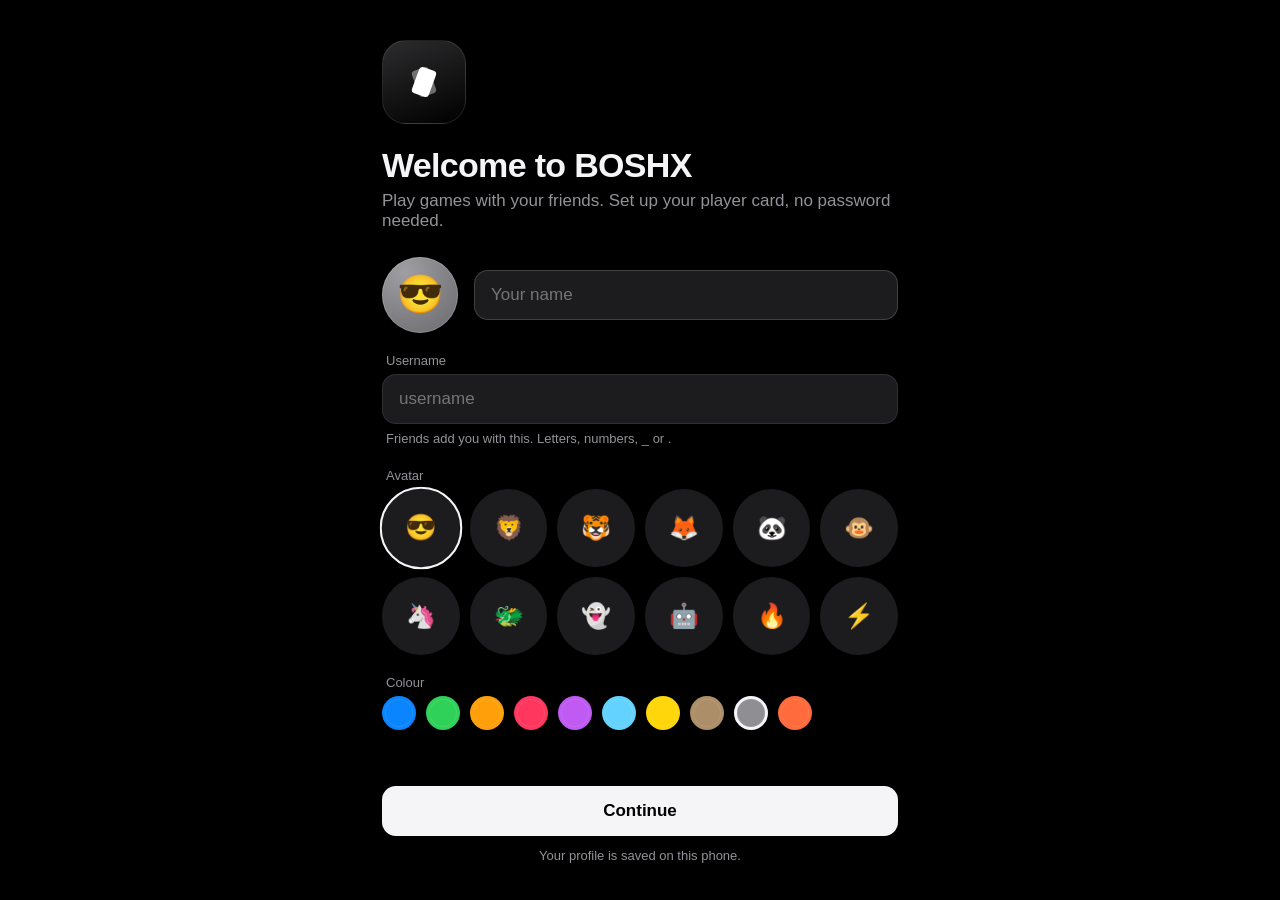
<file: index.html>
<!doctype html>
<html lang="en" data-theme="dark">
<head>
<meta charset="utf-8">
<meta name="viewport" content="width=device-width, initial-scale=1, viewport-fit=cover">
<meta name="theme-color" content="#000000">
<meta name="apple-mobile-web-app-capable" content="yes">
<meta name="mobile-web-app-capable" content="yes">
<meta name="apple-mobile-web-app-status-bar-style" content="black-translucent">
<meta name="apple-mobile-web-app-title" content="BOSHX">
<title>BOSHX</title>
<meta name="description" content="BOSHX — play multiplayer games with friends. Playing Cards with a 3D shuffling machine.">
<meta property="og:title" content="BOSHX — play with friends">
<meta property="og:description" content="Multiplayer Playing Cards with a 3D shuffling machine. No download.">
<meta property="og:image" content="https://bhavfy.github.io/boshx/icons/og.png">
<link rel="manifest" href="manifest.webmanifest">
<link rel="icon" href="icons/icon-192.png">
<link rel="apple-touch-icon" href="icons/apple-touch-icon.png">
<link rel="stylesheet" href="css/app.css">
<script>try{var p=JSON.parse(localStorage.getItem('boshx.prefs')||'{}');var t=p.theme||'dark';if(t==='system')t=matchMedia('(prefers-color-scheme: light)').matches?'light':'dark';document.documentElement.dataset.theme=t;}catch(e){}</script>
</head>
<body>
<div id="app"><div class="center-load"><div class="spinner"></div></div></div>
<noscript>BOSHX needs JavaScript.</noscript>
<script type="module" src="js/app.js"></script>
</body>
</html>
</file>
<file: css/app.css>
:root {
  --font: -apple-system, "SF Pro Text", "SF Pro Display", "Segoe UI", Roboto, "Helvetica Neue", Arial, sans-serif;
  --r: 18px; --r-sm: 12px; --tab-h: 62px;
  --safe-b: env(safe-area-inset-bottom, 0px); --safe-t: env(safe-area-inset-top, 0px);
  --ease: cubic-bezier(.2, .8, .2, 1);
}
:root, :root[data-theme="dark"] {
  color-scheme: dark;
  --bg: #000; --bg-elev: #0b0b0c; --card: #1c1c1e; --card-2: #2c2c2e; --card-3: #3a3a3c;
  --line: rgba(255,255,255,.09); --line-2: rgba(255,255,255,.16);
  --text: #f5f5f7; --text-2: rgba(235,235,245,.62); --text-3: rgba(235,235,245,.32);
  --accent: #f5f5f7; --accent-ink: #000; --glass: rgba(22,22,24,.92); --glass-hi: rgba(255,255,255,.06);
  --green: #30d158; --red: #ff453a; --orange: #ff9f0a; --blue: #0a84ff;
  --shadow: 0 10px 30px rgba(0,0,0,.45);
  --thumb-a: #2c2c2e; --thumb-b: #0e0e10;
}
:root[data-theme="light"] {
  color-scheme: light;
  --bg: #f2f2f7; --bg-elev: #fff; --card: #fff; --card-2: #e9e9ee; --card-3: #d8d8de;
  --line: rgba(60,60,67,.12); --line-2: rgba(60,60,67,.2);
  --text: #000; --text-2: rgba(60,60,67,.66); --text-3: rgba(60,60,67,.32);
  --accent: #000; --accent-ink: #fff; --glass: rgba(250,250,252,.94); --glass-hi: rgba(255,255,255,.7);
  --green: #28a745; --red: #ff3b30; --orange: #ff9500; --blue: #007aff;
  --shadow: 0 10px 30px rgba(0,0,0,.10);
  --thumb-a: #e4e4ea; --thumb-b: #c9c9d1;
}
* { box-sizing: border-box; -webkit-tap-highlight-color: transparent; }
html, body { margin: 0; height: 100%; background: var(--bg); color: var(--text); font-family: var(--font); -webkit-font-smoothing: antialiased; }
body { overscroll-behavior-y: none; }
button, input, select, textarea { font: inherit; color: inherit; }
button { touch-action: manipulation; cursor: pointer; border: 0; background: none; padding: 0; }
a { color: inherit; }
img { -webkit-user-drag: none; user-select: none; }
.hidden { display: none !important; }

#app { max-width: 560px; margin: 0 auto; min-height: 100%; position: relative; }
.view { padding: calc(var(--safe-t) + 10px) 16px calc(var(--tab-h) + var(--safe-b) + 28px); animation: viewIn .28s var(--ease) both; }
.view.full { padding: 0; }
@keyframes viewIn { from { opacity: 0; transform: translate3d(0, 10px, 0); } to { opacity: 1; transform: none; } }

/* top bar */
.topbar { display: flex; align-items: center; justify-content: space-between; min-height: 44px; gap: 10px; }
.topbar .tb-actions { display: flex; gap: 8px; align-items: center; }
.logo { display: inline-flex; align-items: center; gap: 6px; color: var(--text); }
.logo-word { font-weight: 800; letter-spacing: .16em; }
.large-title { font-size: 34px; font-weight: 800; letter-spacing: -.02em; margin: 6px 0 14px; }
.section-title { display: flex; justify-content: space-between; align-items: baseline; margin: 26px 2px 10px; }
.section-title h2 { font-size: 21px; font-weight: 700; margin: 0; letter-spacing: -.01em; }
.section-title .link { color: var(--text-2); font-size: 15px; }
.muted { color: var(--text-2); }
.small { font-size: 13px; }

.icon-btn { width: 38px; height: 38px; border-radius: 50%; display: grid; place-items: center; background: var(--card); color: var(--text); border: 1px solid var(--line); transition: transform .15s var(--ease); }
.icon-btn:active { transform: scale(.92); }
.icon-btn svg { width: 20px; height: 20px; }
.back-btn { display: inline-flex; align-items: center; gap: 2px; font-size: 17px; color: var(--text); padding: 8px 4px; }
.back-btn svg { width: 22px; height: 22px; }

/* buttons */
.btn { display: inline-flex; align-items: center; justify-content: center; gap: 8px; height: 50px; padding: 0 22px; border-radius: 14px; font-size: 17px; font-weight: 600; background: var(--accent); color: var(--accent-ink); transition: transform .15s var(--ease), opacity .15s; user-select: none; }
.btn:active { transform: scale(.97); }
.btn svg { width: 20px; height: 20px; flex: none; }
.btn[disabled] { opacity: .35; pointer-events: none; }
.btn.block { width: 100%; }
.btn.secondary { background: var(--card-2); color: var(--text); }
.btn.ghost { background: transparent; color: var(--text); border: 1px solid var(--line-2); }
.btn.danger { background: transparent; color: var(--red); }
.btn.sm { height: 36px; padding: 0 14px; font-size: 15px; border-radius: 11px; }
.btn.pill { border-radius: 999px; }
.row { display: flex; gap: 10px; align-items: center; }
.row > .grow { flex: 1; min-width: 0; }
.stack { display: flex; flex-direction: column; gap: 10px; }

/* grouped lists (iOS settings style) */
.group { background: var(--card); border-radius: var(--r); overflow: hidden; border: 1px solid var(--line); }
.cell { display: flex; align-items: center; gap: 12px; min-height: 52px; padding: 10px 16px; position: relative; width: 100%; text-align: left; }
.cell + .cell::before { content: ""; position: absolute; top: 0; left: 16px; right: 0; height: 1px; background: var(--line); }
.cell .cell-main { flex: 1; min-width: 0; }
.cell .cell-title { font-size: 17px; }
.cell .cell-sub { font-size: 13px; color: var(--text-2); margin-top: 2px; white-space: nowrap; overflow: hidden; text-overflow: ellipsis; }
.cell .chev { color: var(--text-3); width: 18px; height: 18px; }
button.cell:active { background: var(--card-2); }
.group-label { font-size: 13px; color: var(--text-2); text-transform: uppercase; letter-spacing: .04em; margin: 22px 16px 8px; }
.group-foot { font-size: 13px; color: var(--text-2); margin: 8px 16px 0; line-height: 1.4; }

/* inputs */
.field { width: 100%; height: 50px; border-radius: 14px; border: 1px solid var(--line); background: var(--card); padding: 0 16px; font-size: 17px; outline: none; transition: border-color .15s; }
.field:focus { border-color: var(--line-2); }
textarea.field { height: auto; min-height: 120px; padding: 12px 16px; font-family: ui-monospace, Menlo, Consolas, monospace; font-size: 13px; line-height: 1.45; }
select.field { appearance: none; -webkit-appearance: none; background-image: linear-gradient(45deg, transparent 50%, var(--text-2) 50%), linear-gradient(135deg, var(--text-2) 50%, transparent 50%); background-position: calc(100% - 20px) 22px, calc(100% - 14px) 22px; background-size: 6px 6px; background-repeat: no-repeat; padding-right: 36px; }
.cell select, .cell .mini-select { background: transparent; border: 0; color: var(--text-2); font-size: 16px; text-align: right; max-width: 58%; outline: none; appearance: none; -webkit-appearance: none; }
.label { font-size: 13px; color: var(--text-2); margin: 0 4px 6px; display: block; }

/* toggle */
.toggle { position: relative; width: 51px; height: 31px; flex: none; }
.toggle input { position: absolute; opacity: 0; inset: 0; margin: 0; cursor: pointer; z-index: 1; }
.toggle span { position: absolute; inset: 0; border-radius: 99px; background: var(--card-3); transition: background .2s; }
.toggle span::after { content: ""; position: absolute; width: 27px; height: 27px; left: 2px; top: 2px; border-radius: 50%; background: #fff; box-shadow: 0 2px 6px rgba(0,0,0,.25); transition: transform .22s var(--ease); }
.toggle input:checked + span { background: var(--green); }
.toggle input:checked + span::after { transform: translateX(20px); }

/* segmented */
.seg { display: flex; background: var(--card-2); border-radius: 11px; padding: 2px; position: relative; }
.seg button { flex: 1; height: 34px; border-radius: 9px; font-size: 14px; font-weight: 600; color: var(--text-2); transition: background .2s, color .2s; }
.seg button.on { background: var(--card); color: var(--text); box-shadow: 0 2px 8px rgba(0,0,0,.18); }
:root[data-theme="dark"] .seg button.on { background: var(--card-3); }

/* stepper */
.stepper { display: inline-flex; align-items: center; background: var(--card-2); border-radius: 12px; overflow: hidden; }
.stepper button { width: 44px; height: 38px; font-size: 22px; font-weight: 500; }
.stepper button:active { background: var(--card-3); }
.stepper .val { min-width: 34px; text-align: center; font-weight: 700; font-size: 17px; }

/* avatar */
.avatar { --c: #8e8e93; width: 44px; height: 44px; border-radius: 50%; display: grid; place-items: center; flex: none; position: relative;
  background: radial-gradient(120% 120% at 30% 20%, color-mix(in srgb, var(--c) 85%, #fff 15%), color-mix(in srgb, var(--c) 70%, #000 30%));
  color: #fff; font-weight: 700; font-size: 17px; box-shadow: inset 0 0 0 1px rgba(255,255,255,.18); }
.avatar .emo { font-size: 1.25em; line-height: 1; }
.avatar .dot { position: absolute; right: -1px; bottom: -1px; width: 28%; height: 28%; min-width: 10px; min-height: 10px; border-radius: 50%; background: var(--text-3); border: 2px solid var(--bg); }
.avatar .dot.on { background: var(--green); }

/* tab bar */
.tabbar { position: fixed; z-index: 40; left: 50%; transform: translateX(-50%); bottom: 0; width: 100%; max-width: 560px;
  height: calc(var(--tab-h) + var(--safe-b)); padding-bottom: var(--safe-b); display: flex; background: var(--glass); border-top: 1px solid var(--line); }
.tabbar a { flex: 1; display: flex; flex-direction: column; align-items: center; justify-content: center; gap: 3px; text-decoration: none; color: var(--text-3); font-size: 10.5px; font-weight: 600; transition: color .2s; }
.tabbar a svg { width: 25px; height: 25px; }
.tabbar a.on { color: var(--text); }
.tabbar a:active svg { transform: scale(.9); }

/* home */
.hero { position: relative; border-radius: 24px; overflow: hidden; min-height: 236px; padding: 20px; display: flex; flex-direction: column; justify-content: flex-end;
  background: radial-gradient(120% 90% at 80% 10%, #3a3a3e 0%, #161618 55%, #050506 100%); color: #fff; border: 1px solid rgba(255,255,255,.08); box-shadow: var(--shadow); }
:root[data-theme="light"] .hero { background: radial-gradient(120% 90% at 80% 10%, #4a4a50 0%, #1f1f22 55%, #0b0b0c 100%); }
.hero .hero-art { position: absolute; right: -18px; top: 6px; width: 54%; height: 68%; pointer-events: none; }
.hero .tag { font-size: 12px; font-weight: 700; letter-spacing: .08em; text-transform: uppercase; color: rgba(255,255,255,.6); }
.hero h3 { font-size: 26px; margin: 4px 0 4px; font-weight: 800; letter-spacing: -.02em; max-width: 58%; line-height: 1.1; }
.hero p { margin: 0 0 14px; color: rgba(255,255,255,.66); font-size: 14px; max-width: 64%; }
.hero .btn { background: #fff; color: #000; align-self: flex-start; height: 42px; border-radius: 999px; padding: 0 24px; }
.fan { position: absolute; inset: 0; perspective: 700px; }
.fan img { position: absolute; width: 36%; left: 36%; top: 8%; border-radius: 9%; box-shadow: 0 18px 30px rgba(0,0,0,.55); transform-origin: 50% 110%; }

.hscroll { display: flex; gap: 12px; overflow-x: auto; scroll-snap-type: x mandatory; margin: 0 -16px; padding: 2px 16px 6px; scrollbar-width: none; }
.hscroll::-webkit-scrollbar { display: none; }
.hscroll > * { scroll-snap-align: start; flex: none; }
.grid2 { display: grid; grid-template-columns: 1fr 1fr; gap: 12px; }

.gtile { width: 100%; text-align: left; border-radius: var(--r); overflow: hidden; background: var(--card); border: 1px solid var(--line); display: flex; flex-direction: column; transition: transform .18s var(--ease); }
.gtile:active { transform: scale(.97); }

.gthumb { width: 100%; position: relative; aspect-ratio: 1 / .8; overflow: hidden; display: grid; place-items: center; background: linear-gradient(150deg, var(--thumb-a), var(--thumb-b)); perspective: 500px; }
.gthumb .thumb-img { width: 100%; height: 100%; object-fit: cover; }
.gthumb .emo3d { font-size: 54px; transform: rotateX(18deg) rotateY(-18deg) translateZ(10px); filter: drop-shadow(0 12px 10px rgba(0,0,0,.45)); }
.gthumb .plate { position: absolute; width: 62%; height: 54%; border-radius: 18px; background: linear-gradient(160deg, rgba(255,255,255,.16), rgba(255,255,255,.02)); border: 1px solid rgba(255,255,255,.14); transform: rotateX(48deg) rotateZ(-8deg) translateY(26%); }
.gthumb .badge { position: absolute; top: 8px; left: 8px; font-size: 11px; font-weight: 700; padding: 4px 8px; border-radius: 99px; background: rgba(0,0,0,.55); color: #fff; letter-spacing: .02em; }
.gmeta { padding: 10px 12px 12px; display: flex; align-items: center; gap: 8px; }
.gmeta .gname { font-weight: 700; font-size: 15px; white-space: nowrap; overflow: hidden; text-overflow: ellipsis; }
.gmeta .gsub { font-size: 12px; color: var(--text-2); }
.gplay { margin-left: auto; height: 30px; padding: 0 14px; border-radius: 99px; background: var(--accent); color: var(--accent-ink); font-size: 13px; font-weight: 700; flex: none; }
.gsoon { margin-left: auto; font-size: 12px; color: var(--text-3); font-weight: 600; flex: none; }
.mini-tile { width: 132px; }

.empty { text-align: center; padding: 28px 16px; color: var(--text-2); font-size: 15px; background: var(--card); border-radius: var(--r); border: 1px dashed var(--line-2); }

/* stats */
.stats-grid { display: grid; grid-template-columns: repeat(3, 1fr); gap: 10px; }
.stat { background: var(--card); border: 1px solid var(--line); border-radius: 16px; padding: 14px 12px; }
.stat b { display: block; font-size: 24px; font-weight: 800; letter-spacing: -.02em; }
.stat span { font-size: 12px; color: var(--text-2); }
.badges { display: grid; grid-template-columns: repeat(4, 1fr); gap: 10px; }
.badge-i { text-align: center; background: var(--card); border: 1px solid var(--line); border-radius: 16px; padding: 12px 4px; }
.badge-i .bi { font-size: 26px; display: block; }
.badge-i .bn { font-size: 11px; font-weight: 600; margin-top: 6px; display: block; }
.badge-i.locked { opacity: .35; filter: grayscale(1); }

/* toast */
.toast-wrap { position: fixed; left: 0; right: 0; top: calc(var(--safe-t) + 10px); display: flex; flex-direction: column; align-items: center; gap: 8px; z-index: 200; pointer-events: none; }
.toast { max-width: 90%; background: var(--glass); color: var(--text); border: 1px solid var(--line-2); border-radius: 16px; padding: 12px 16px; font-size: 15px; font-weight: 500; box-shadow: var(--shadow); animation: toastIn .3s var(--ease) both; pointer-events: auto; display: flex; gap: 10px; align-items: center; }
.toast.out { animation: toastOut .25s ease both; }
@keyframes toastIn { from { opacity: 0; transform: translateY(-14px) scale(.98); } to { opacity: 1; transform: none; } }
@keyframes toastOut { to { opacity: 0; transform: translateY(-10px); } }

/* sheet */
.sheet-back { position: fixed; inset: 0; background: rgba(0,0,0,.5); z-index: 100; animation: fadeIn .25s ease both; }
.sheet { position: fixed; z-index: 101; left: 50%; bottom: 0; width: 100%; max-width: 560px; max-height: 92vh; overflow: auto; background: var(--bg-elev); border-radius: 22px 22px 0 0;
  padding: 8px 16px calc(20px + var(--safe-b)); transform: translateX(-50%); animation: sheetIn .34s var(--ease) both; border-top: 1px solid var(--line); overscroll-behavior: contain; }
:root[data-theme="dark"] .sheet { background: #121214; }
.sheet.closing { animation: sheetOut .22s ease both; }
.sheet-back.closing { animation: fadeOut .22s ease both; }
.sheet .grab { width: 36px; height: 5px; border-radius: 3px; background: var(--card-3); margin: 0 auto 10px; }
.sheet-head { display: flex; align-items: center; justify-content: space-between; margin-bottom: 12px; }
.sheet-head h3 { margin: 0; font-size: 20px; font-weight: 700; }
.sheet .group { background: var(--card); }
:root[data-theme="dark"] .sheet .group { background: #1c1c1e; }
@keyframes sheetIn { from { transform: translate(-50%, 100%); } to { transform: translate(-50%, 0); } }
@keyframes sheetOut { to { transform: translate(-50%, 100%); } }
@keyframes fadeIn { from { opacity: 0; } }
@keyframes fadeOut { to { opacity: 0; } }

/* onboarding */
.onb { min-height: 100vh; display: flex; flex-direction: column; padding: calc(var(--safe-t) + 40px) 22px calc(var(--safe-b) + 24px); animation: viewIn .4s var(--ease) both; }
.onb-mark { width: 84px; height: 84px; border-radius: 24px; background: linear-gradient(160deg, #2c2c2e, #000); display: grid; place-items: center; color: #fff; box-shadow: var(--shadow); border: 1px solid rgba(255,255,255,.1); }
.onb h1 { font-size: 34px; margin: 22px 0 6px; letter-spacing: -.02em; }
.avatar-pick { display: grid; grid-template-columns: repeat(6, 1fr); gap: 10px; }
.avatar-pick button { aspect-ratio: 1; border-radius: 50%; background: var(--card); border: 2px solid transparent; font-size: 24px; display: grid; place-items: center; transition: transform .15s; }
.avatar-pick button.on { border-color: var(--text); transform: scale(1.06); }
.color-pick { display: flex; gap: 10px; flex-wrap: wrap; }
.color-pick button { width: 34px; height: 34px; border-radius: 50%; border: 3px solid transparent; box-shadow: 0 0 0 1px var(--line) inset; }
.color-pick button.on { border-color: var(--text); }

/* invite banner */
.banner { position: fixed; z-index: 150; left: 50%; transform: translateX(-50%); top: calc(var(--safe-t) + 10px); width: calc(100% - 20px); max-width: 540px; background: var(--glass); border: 1px solid var(--line-2); border-radius: 18px; padding: 12px; display: flex; gap: 12px; align-items: center; box-shadow: var(--shadow); animation: toastIn .3s var(--ease) both; }

.code-big { font-size: 40px; font-weight: 800; letter-spacing: .22em; font-variant-numeric: tabular-nums; text-align: center; margin: 4px 0 2px; padding-left: .22em; }
.share-row { display: grid; grid-template-columns: repeat(4, 1fr); gap: 8px; }
.share-row button { background: var(--card-2); border-radius: 14px; height: 64px; display: flex; flex-direction: column; align-items: center; justify-content: center; gap: 4px; font-size: 12px; font-weight: 600; }
.share-row button:active { transform: scale(.96); }
.share-row svg { width: 22px; height: 22px; }

.pill-tag { display: inline-flex; align-items: center; gap: 5px; font-size: 12px; font-weight: 600; padding: 4px 9px; border-radius: 99px; background: var(--card-2); color: var(--text-2); }
.spinner { width: 22px; height: 22px; border-radius: 50%; border: 2.5px solid var(--line-2); border-top-color: var(--text); animation: spin .8s linear infinite; }
@keyframes spin { to { transform: rotate(360deg); } }
.center-load { display: grid; place-items: center; min-height: 50vh; }
.hist-row .score { font-weight: 800; font-size: 20px; }
.win-tag { color: var(--green); font-weight: 700; }
.lose-tag { color: var(--text-2); font-weight: 600; }
.kbd { font-family: ui-monospace, Menlo, monospace; background: var(--card-2); padding: 2px 6px; border-radius: 6px; font-size: 13px; }
@media (prefers-reduced-motion: reduce) { *, *::before, *::after { animation-duration: .01ms !important; transition-duration: .01ms !important; } }
</file>
